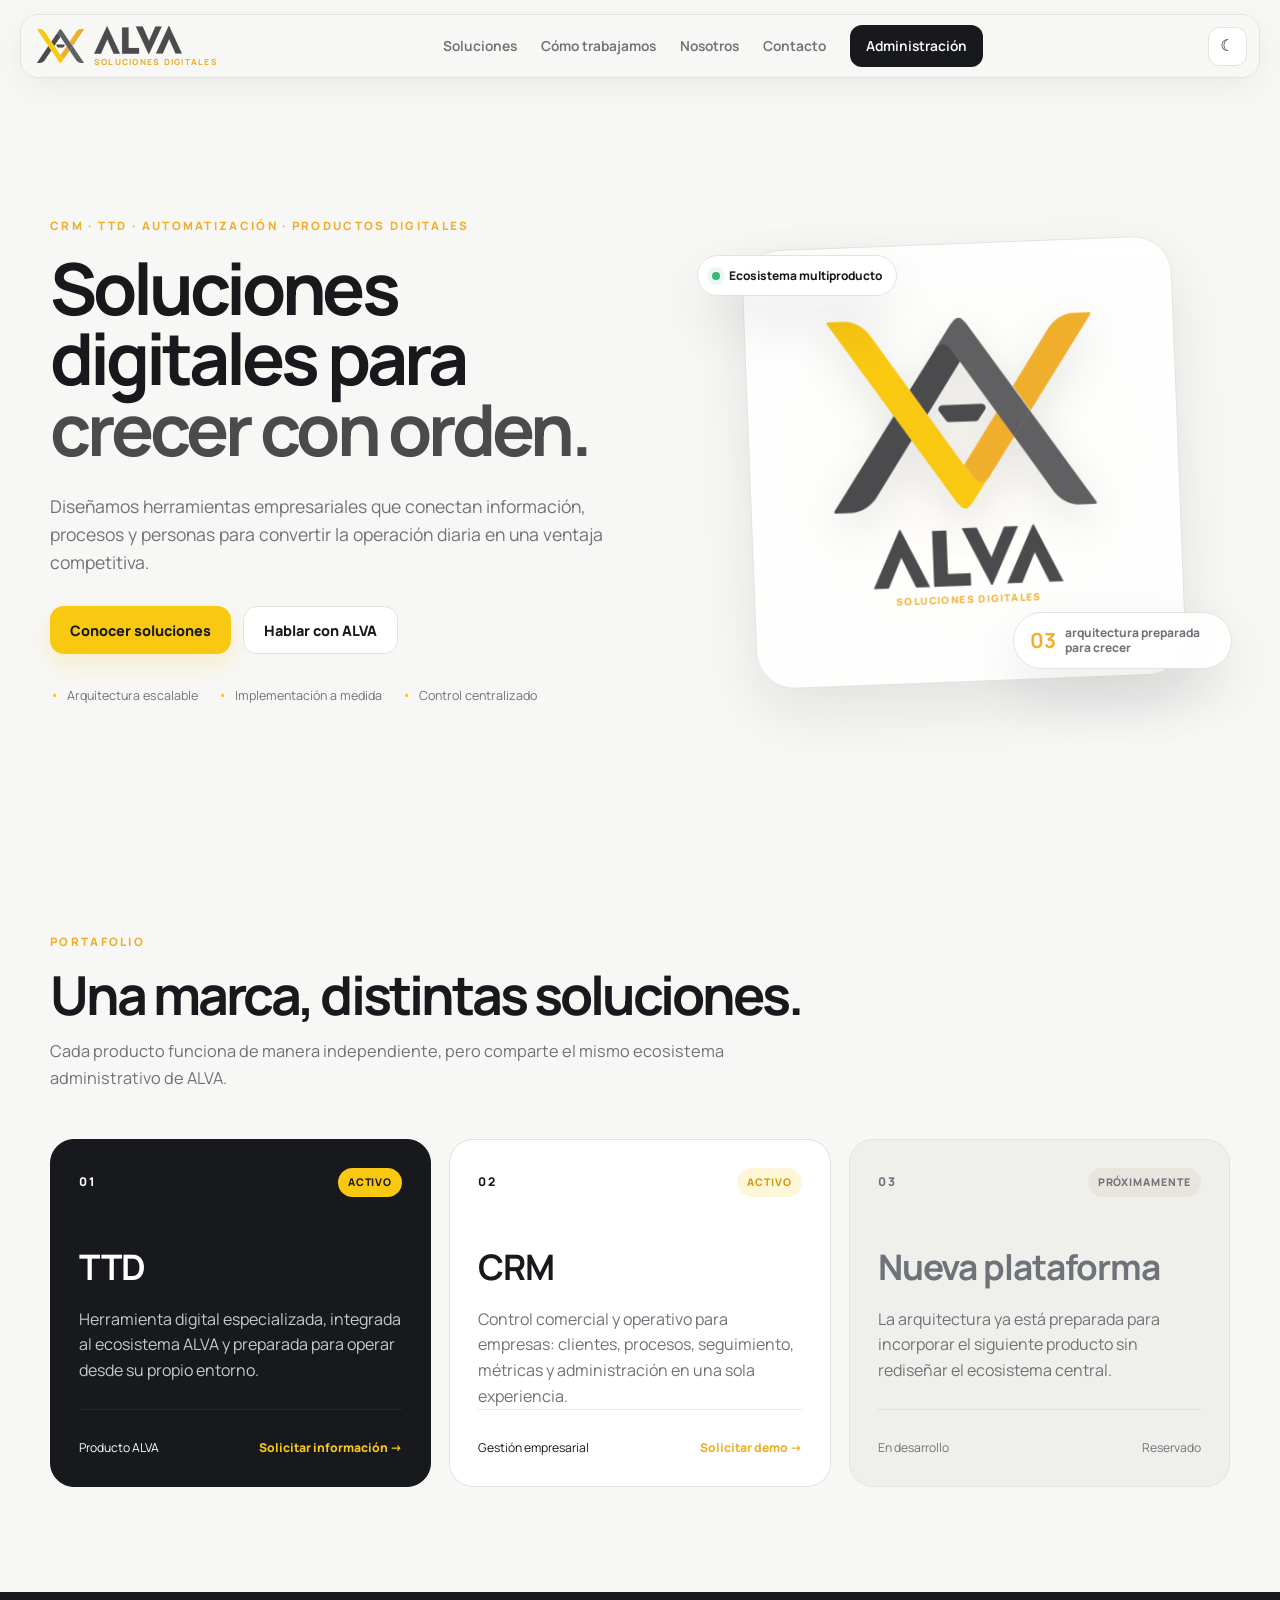
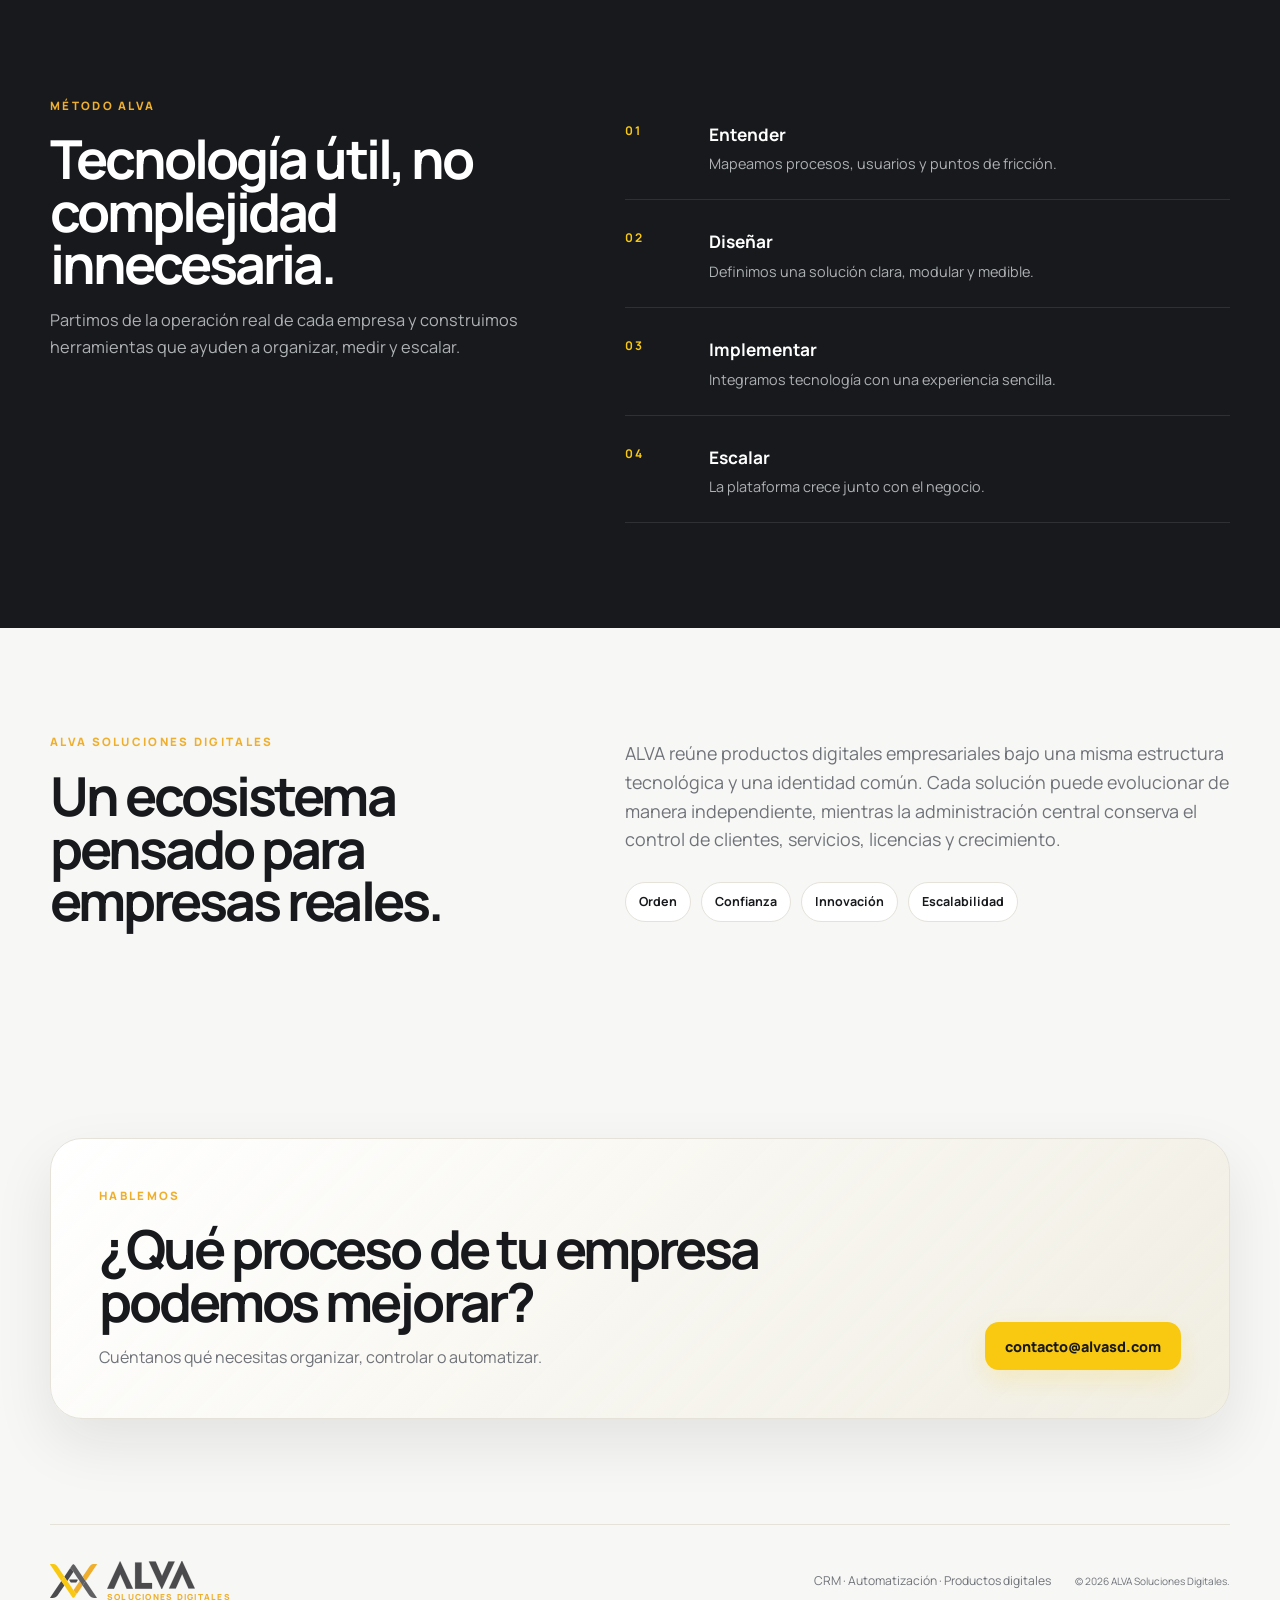
<file: index.html>
<!doctype html>
<html lang="es" data-theme="light">
<head>
  <meta charset="utf-8" />
  <meta name="viewport" content="width=device-width, initial-scale=1" />
  <meta name="description" content="ALVA Soluciones Digitales: CRM, TTD y productos digitales para empresas que quieren crecer con orden." />
  <meta name="theme-color" content="#f7f7f5" />
  <meta name="color-scheme" content="light dark" />
  <title>ALVA Soluciones Digitales</title>
  <link rel="icon" type="image/png" sizes="64x64" href="/assets/brand/favicon-alva-official-20260917.png?v=20260917-final-alva1" data-alva-official="primary">
  <link rel="apple-touch-icon" href="/apple-touch-icon.png?v=20260917-final-alva1">
  
  
  
  
  <script>
    (()=>{try{const saved=localStorage.getItem('alva-theme');const theme=saved||(matchMedia('(prefers-color-scheme: dark)').matches?'dark':'light');document.documentElement.dataset.theme=theme;}catch(_){}})();
  </script>
  <link rel="preconnect" href="https://fonts.googleapis.com">
  <link rel="preconnect" href="https://fonts.gstatic.com" crossorigin>
  <link href="https://fonts.googleapis.com/css2?family=Manrope:wght@400;500;600;700;800&display=swap" rel="stylesheet">
  <link rel="stylesheet" href="./assets/styles.css" />
</head>
<body>
  <header class="site-header">
    <a class="brand" href="#inicio" aria-label="ALVA Soluciones Digitales">
      <span class="brand-mark">
        <img class="theme-light-asset" src="./assets/brand/isotipo-color.svg" alt="" />
        <img class="theme-dark-asset" src="./assets/brand/isotipo-color-dark.svg" alt="" />
      </span>
      <span class="brand-name"><img src="./assets/brand/logotipo.svg" alt="ALVA" /><small>Soluciones Digitales</small></span>
    </a>
    <div class="header-actions">
      <button class="theme-toggle" type="button" data-theme-toggle aria-label="Cambiar tema" title="Cambiar tema"><span aria-hidden="true">◐</span></button>
      <button class="menu-toggle" aria-expanded="false" aria-controls="nav">Menú</button>
    </div>
    <nav id="nav" class="site-nav">
      <a href="#soluciones">Soluciones</a>
      <a href="#metodo">Cómo trabajamos</a>
      <a href="#nosotros">Nosotros</a>
      <a href="#contacto">Contacto</a>
      <a class="nav-access" href="./admin/">Administración</a>
    </nav>
  </header>

  <main id="inicio">
    <section class="hero section-shell">
      <div class="hero-copy">
        <div class="eyebrow">CRM · TTD · AUTOMATIZACIÓN · PRODUCTOS DIGITALES</div>
        <h1>Soluciones digitales para <span>crecer con orden.</span></h1>
        <p>Diseñamos herramientas empresariales que conectan información, procesos y personas para convertir la operación diaria en una ventaja competitiva.</p>
        <div class="hero-actions">
          <a class="btn btn-primary" href="#soluciones">Conocer soluciones</a>
          <a class="btn btn-secondary" href="#contacto">Hablar con ALVA</a>
        </div>
        <div class="hero-points">
          <span>Arquitectura escalable</span>
          <span>Implementación a medida</span>
          <span>Control centralizado</span>
        </div>
      </div>
      <div class="hero-visual" aria-label="Identidad de ALVA Soluciones Digitales">
        <div class="hero-glow"></div>
        <div class="hero-brand-card">
          <img class="theme-light-asset hero-isotype" src="./assets/brand/isotipo-color.svg" alt="Isotipo de ALVA" />
          <img class="theme-dark-asset hero-isotype" src="./assets/brand/isotipo-color-dark.svg" alt="Isotipo de ALVA" />
          <img class="hero-wordmark" src="./assets/brand/logotipo.svg" alt="ALVA" />
          <span>Soluciones Digitales</span>
        </div>
        <div class="hero-chip hero-chip-top"><i></i><span>Ecosistema multiproducto</span></div>
        <div class="hero-chip hero-chip-bottom"><b>03</b><span>arquitectura preparada para crecer</span></div>
      </div>
    </section>

    <section id="soluciones" class="section section-shell">
      <div class="section-heading">
        <div class="eyebrow">PORTAFOLIO</div>
        <h2>Una marca, distintas soluciones.</h2>
        <p>Cada producto funciona de manera independiente, pero comparte el mismo ecosistema administrativo de ALVA.</p>
      </div>
      <div class="product-grid">
        <article class="product-card featured">
          <div class="product-top"><span class="product-number">01</span><span class="pill active">Activo</span></div>
          <h3>TTD</h3>
          <p>Herramienta digital especializada, integrada al ecosistema ALVA y preparada para operar desde su propio entorno.</p>
          <div class="card-footer"><span>Producto ALVA</span><a href="#contacto">Solicitar información →</a></div>
        </article>
        <article class="product-card">
          <div class="product-top"><span class="product-number">02</span><span class="pill active">Activo</span></div>
          <h3>CRM</h3>
          <p>Control comercial y operativo para empresas: clientes, procesos, seguimiento, métricas y administración en una sola experiencia.</p>
          <div class="card-footer"><span>Gestión empresarial</span><a href="#contacto">Solicitar demo →</a></div>
        </article>
        <article class="product-card future">
          <div class="product-top"><span class="product-number">03</span><span class="pill soon">Próximamente</span></div>
          <h3>Nueva plataforma</h3>
          <p>La arquitectura ya está preparada para incorporar el siguiente producto sin rediseñar el ecosistema central.</p>
          <div class="card-footer"><span>En desarrollo</span><span>Reservado</span></div>
        </article>
      </div>
    </section>

    <section id="metodo" class="section section-dark">
      <div class="section-shell split-section">
        <div class="section-heading light">
          <div class="eyebrow">MÉTODO ALVA</div>
          <h2>Tecnología útil, no complejidad innecesaria.</h2>
          <p>Partimos de la operación real de cada empresa y construimos herramientas que ayuden a organizar, medir y escalar.</p>
        </div>
        <div class="steps">
          <div class="step"><b>01</b><div><h3>Entender</h3><p>Mapeamos procesos, usuarios y puntos de fricción.</p></div></div>
          <div class="step"><b>02</b><div><h3>Diseñar</h3><p>Definimos una solución clara, modular y medible.</p></div></div>
          <div class="step"><b>03</b><div><h3>Implementar</h3><p>Integramos tecnología con una experiencia sencilla.</p></div></div>
          <div class="step"><b>04</b><div><h3>Escalar</h3><p>La plataforma crece junto con el negocio.</p></div></div>
        </div>
      </div>
    </section>

    <section id="nosotros" class="section section-shell about-grid">
      <div>
        <div class="eyebrow">ALVA SOLUCIONES DIGITALES</div>
        <h2>Un ecosistema pensado para empresas reales.</h2>
      </div>
      <div class="about-copy">
        <p>ALVA reúne productos digitales empresariales bajo una misma estructura tecnológica y una identidad común. Cada solución puede evolucionar de manera independiente, mientras la administración central conserva el control de clientes, servicios, licencias y crecimiento.</p>
        <div class="about-values"><span>Orden</span><span>Confianza</span><span>Innovación</span><span>Escalabilidad</span></div>
      </div>
    </section>

    <section id="contacto" class="section section-shell">
      <div class="cta-panel">
        <div><div class="eyebrow">HABLEMOS</div><h2>¿Qué proceso de tu empresa podemos mejorar?</h2><p>Cuéntanos qué necesitas organizar, controlar o automatizar.</p></div>
        <a class="btn btn-primary" href="mailto:contacto@alvasd.com">contacto@alvasd.com</a>
      </div>
    </section>
  </main>

  <footer class="site-footer section-shell">
    <a class="brand footer-brand" href="#inicio" aria-label="Volver al inicio">
      <span class="brand-mark"><img class="theme-light-asset" src="./assets/brand/isotipo-color.svg" alt="" /><img class="theme-dark-asset" src="./assets/brand/isotipo-color-dark.svg" alt="" /></span>
      <span class="brand-name"><img src="./assets/brand/logotipo.svg" alt="ALVA" /><small>Soluciones Digitales</small></span>
    </a>
    <p>CRM · Automatización · Productos digitales</p>
    <small>© <span id="year"></span> ALVA Soluciones Digitales.</small>
  </footer>

  <script src="./assets/theme.js"></script>
  <script src="./assets/site.js"></script>
</body>
</html>
</file>
<file: assets/styles.css>
:root{
  color-scheme:light;
  --graphite:#4b4b4d;--graphite-soft:#606062;--graphite-deep:#2e2e30;--ink:#17191c;
  --amber:#f9c811;--amber-deep:#efaf2d;--paper:#f7f7f5;--surface:#ffffff;--surface-2:#efefec;
  --muted:#6f7379;--line:#e5e2da;--header:rgba(247,247,245,.88);--shadow:0 24px 60px rgba(23,25,28,.09);
  --radius:24px;
}
html[data-theme="dark"]{
  color-scheme:dark;
  --ink:#f3f4f5;--paper:#111316;--surface:#191c20;--surface-2:#20242a;--muted:#a9adb3;--line:#2b3036;
  --header:rgba(17,19,22,.86);--shadow:0 24px 60px rgba(0,0,0,.28);--graphite:#c6c9cd;--graphite-soft:#aeb2b7;
}
*{box-sizing:border-box}
html{scroll-behavior:smooth}
body{margin:0;font-family:'Manrope',system-ui,-apple-system,BlinkMacSystemFont,'Segoe UI',sans-serif;color:var(--ink);background:var(--paper);line-height:1.6;transition:background .25s ease,color .25s ease}
a{color:inherit;text-decoration:none}img{max-width:100%;display:block}button{font:inherit}
.section-shell{width:min(1180px,calc(100% - 40px));margin-inline:auto}
.theme-dark-asset{display:none}html[data-theme="dark"] .theme-light-asset{display:none}html[data-theme="dark"] .theme-dark-asset{display:block}
.site-header{position:sticky;top:0;z-index:30;display:flex;align-items:center;justify-content:space-between;width:min(1240px,calc(100% - 28px));margin:14px auto 0;padding:10px 12px 10px 16px;background:var(--header);backdrop-filter:blur(18px);border:1px solid var(--line);border-radius:18px;box-shadow:0 10px 30px rgba(23,25,28,.05)}
.brand{display:flex;align-items:center;gap:10px;min-width:max-content}.brand-mark{width:47px;display:grid;place-items:center}.brand-mark img{width:100%;height:36px;object-fit:contain}.brand-name{display:flex;flex-direction:column;line-height:1}.brand-name>img{width:88px;height:auto}.brand-name small{text-transform:uppercase;font-size:.52rem;letter-spacing:.15em;color:var(--amber-deep);font-weight:800;margin-top:4px}.brand-name>img{transition:filter .2s ease}html[data-theme="dark"] .brand-name>img{filter:brightness(0) invert(1);opacity:.92}
.header-actions{display:flex;align-items:center;gap:8px;order:3}.theme-toggle,.menu-toggle{border:1px solid var(--line);background:var(--surface);color:var(--ink);border-radius:11px;height:39px;min-width:39px;padding:0 11px;cursor:pointer;font-weight:800}.theme-toggle{font-size:1rem}.menu-toggle{display:none}
.site-nav{display:flex;align-items:center;gap:24px;font-size:.86rem;font-weight:650}.site-nav a{color:var(--muted)}.site-nav a:hover{color:var(--ink)}.nav-access{background:var(--ink);color:var(--paper)!important;padding:10px 16px;border-radius:12px}
.hero{min-height:750px;display:grid;grid-template-columns:1.04fr .96fr;align-items:center;gap:70px;padding-block:88px 70px}.eyebrow{font-size:.72rem;font-weight:800;letter-spacing:.2em;color:var(--amber-deep);margin-bottom:18px}.hero h1,.section h2,.cta-panel h2{font-size:clamp(2.7rem,5.6vw,5.6rem);line-height:.98;letter-spacing:-.055em;margin:0}.hero h1 span{color:var(--graphite)}.hero-copy>p{max-width:690px;font-size:1.1rem;color:var(--muted);margin:28px 0 30px}.hero-actions{display:flex;gap:12px;flex-wrap:wrap}.btn{display:inline-flex;align-items:center;justify-content:center;min-height:48px;padding:0 20px;border-radius:14px;font-weight:800;font-size:.9rem}.btn-primary{background:var(--amber);color:#17191c;box-shadow:0 10px 24px rgba(249,200,17,.18)}.btn-primary:hover{background:#ffd53b}.btn-secondary{border:1px solid var(--line);background:var(--surface)}.hero-points{display:flex;gap:20px;flex-wrap:wrap;margin-top:30px;color:var(--muted);font-size:.78rem}.hero-points span:before{content:'•';color:var(--amber);margin-right:8px;font-size:1.15em}
.hero-visual{position:relative;min-height:530px;display:grid;place-items:center}.hero-glow{position:absolute;inset:14% 5%;background:radial-gradient(circle at 50% 48%,rgba(249,200,17,.29),rgba(239,175,45,.06) 48%,transparent 70%);filter:blur(8px)}.hero-brand-card{position:relative;width:min(430px,86%);aspect-ratio:1/1.02;background:color-mix(in srgb,var(--surface) 88%,transparent);backdrop-filter:blur(14px);border:1px solid var(--line);border-radius:38px;box-shadow:var(--shadow);display:flex;flex-direction:column;align-items:center;justify-content:center;padding:45px;transform:rotate(-2.2deg)}.hero-isotype{width:78%;filter:drop-shadow(0 16px 22px rgba(23,25,28,.12))}.hero-wordmark{width:56%;margin-top:18px}html[data-theme="dark"] .hero-wordmark{filter:brightness(0) invert(1);opacity:.92}.hero-brand-card>span{text-transform:uppercase;color:var(--amber-deep);font-weight:800;letter-spacing:.14em;font-size:.62rem;margin-top:6px}.hero-chip{position:absolute;background:color-mix(in srgb,var(--surface) 92%,transparent);border:1px solid var(--line);box-shadow:var(--shadow);border-radius:999px;display:flex;align-items:center;gap:9px;font-size:.75rem;font-weight:750}.hero-chip-top{left:0;top:58px;padding:10px 14px}.hero-chip-top i{width:8px;height:8px;border-radius:50%;background:#3ab879;box-shadow:0 0 0 5px rgba(58,184,121,.1)}.hero-chip-bottom{right:-2px;bottom:58px;padding:11px 16px}.hero-chip-bottom b{font-size:1.3rem;color:var(--amber-deep)}.hero-chip-bottom span{max-width:150px;line-height:1.25;color:var(--muted)}
.section{padding-block:105px}.section-heading{max-width:760px}.section-heading h2,.about-grid h2,.cta-panel h2{font-size:clamp(2.2rem,4.2vw,4rem)}.section-heading p{color:var(--muted);font-size:1.02rem}.product-grid{display:grid;grid-template-columns:repeat(3,1fr);gap:18px;margin-top:48px}.product-card{background:var(--surface);border:1px solid var(--line);border-radius:var(--radius);padding:28px;min-height:340px;display:flex;flex-direction:column;transition:.2s ease}.product-card:hover{transform:translateY(-5px);box-shadow:var(--shadow)}.product-card.featured{background:#17191c;color:#fff;border-color:#17191c}.product-card.future{background:var(--surface-2);color:var(--muted)}.product-top{display:flex;justify-content:space-between;align-items:center}.product-number{font-size:.75rem;font-weight:800;letter-spacing:.16em}.pill{font-size:.66rem;font-weight:800;border-radius:999px;padding:6px 10px;text-transform:uppercase;letter-spacing:.09em}.pill.active{background:rgba(249,200,17,.16);color:#d49d00}.featured .pill.active{background:var(--amber);color:#17191c}.pill.soon{background:color-mix(in srgb,var(--line) 75%,transparent);color:var(--muted)}.product-card h3{font-size:2.2rem;margin:42px 0 12px;letter-spacing:-.03em}.product-card p{margin:0;color:var(--muted)}.featured p{color:#c8c9ca}.card-footer{margin-top:auto;display:flex;justify-content:space-between;gap:18px;align-items:end;padding-top:28px;border-top:1px solid rgba(128,128,128,.15);font-size:.76rem}.card-footer a{font-weight:800;color:var(--amber-deep)}.featured .card-footer a{color:var(--amber)}
.section-dark{background:#17191c;color:#fff}.split-section{display:grid;grid-template-columns:.9fr 1.1fr;gap:80px;align-items:start}.section-heading.light p{color:#aeb1b4}.steps{display:grid;gap:4px}.step{display:grid;grid-template-columns:64px 1fr;gap:20px;padding:24px 0;border-bottom:1px solid rgba(255,255,255,.1)}.step b{color:var(--amber);font-size:.75rem;letter-spacing:.14em}.step h3{margin:0 0 4px;font-size:1.08rem}.step p{margin:0;color:#aeb1b4;font-size:.9rem}
.about-grid{display:grid;grid-template-columns:.9fr 1.1fr;gap:80px;align-items:start}.about-copy>p{font-size:1.12rem;color:var(--muted);margin-top:6px}.about-values{display:flex;flex-wrap:wrap;gap:10px;margin-top:28px}.about-values span{padding:9px 13px;border-radius:999px;border:1px solid var(--line);background:var(--surface);font-size:.78rem;font-weight:700}
.cta-panel{background:linear-gradient(135deg,var(--surface) 0%,color-mix(in srgb,var(--surface-2) 82%,var(--amber) 5%) 100%);border:1px solid var(--line);border-radius:32px;padding:48px;display:flex;justify-content:space-between;align-items:end;gap:30px;box-shadow:var(--shadow)}.cta-panel>div{max-width:760px}.cta-panel p{color:var(--muted);margin-bottom:0}.cta-panel .btn{white-space:nowrap}
.site-footer{display:grid;grid-template-columns:1fr auto auto;gap:24px;align-items:center;padding-block:34px 60px;border-top:1px solid var(--line);color:var(--muted);font-size:.76rem}.footer-brand{color:var(--ink)}
@media(max-width:980px){.site-nav{display:none;position:absolute;top:72px;left:0;right:0;margin:auto;width:calc(100% - 18px);padding:18px;background:var(--surface);border:1px solid var(--line);border-radius:16px;box-shadow:var(--shadow);flex-direction:column;align-items:stretch}.site-nav.open{display:flex}.menu-toggle{display:block}.hero{grid-template-columns:1fr;min-height:auto;padding-top:70px;gap:20px}.hero-visual{min-height:480px}.product-grid{grid-template-columns:1fr}.split-section,.about-grid{grid-template-columns:1fr;gap:35px}.cta-panel{align-items:flex-start;flex-direction:column}.site-footer{grid-template-columns:1fr}}
@media(max-width:560px){.section-shell{width:min(100% - 24px,1180px)}.site-header{width:calc(100% - 16px);margin-top:8px}.brand-name{display:none}.hero h1{font-size:3rem}.hero-visual{min-height:390px}.hero-brand-card{width:min(340px,86%);padding:32px;border-radius:30px}.hero-chip-top{top:18px}.hero-chip-bottom{bottom:18px}.section{padding-block:64px}.cta-panel{padding:30px 24px}.hero-points{display:grid;gap:4px}}
@media(prefers-reduced-motion:reduce){*{scroll-behavior:auto!important;transition:none!important}}
</file>
